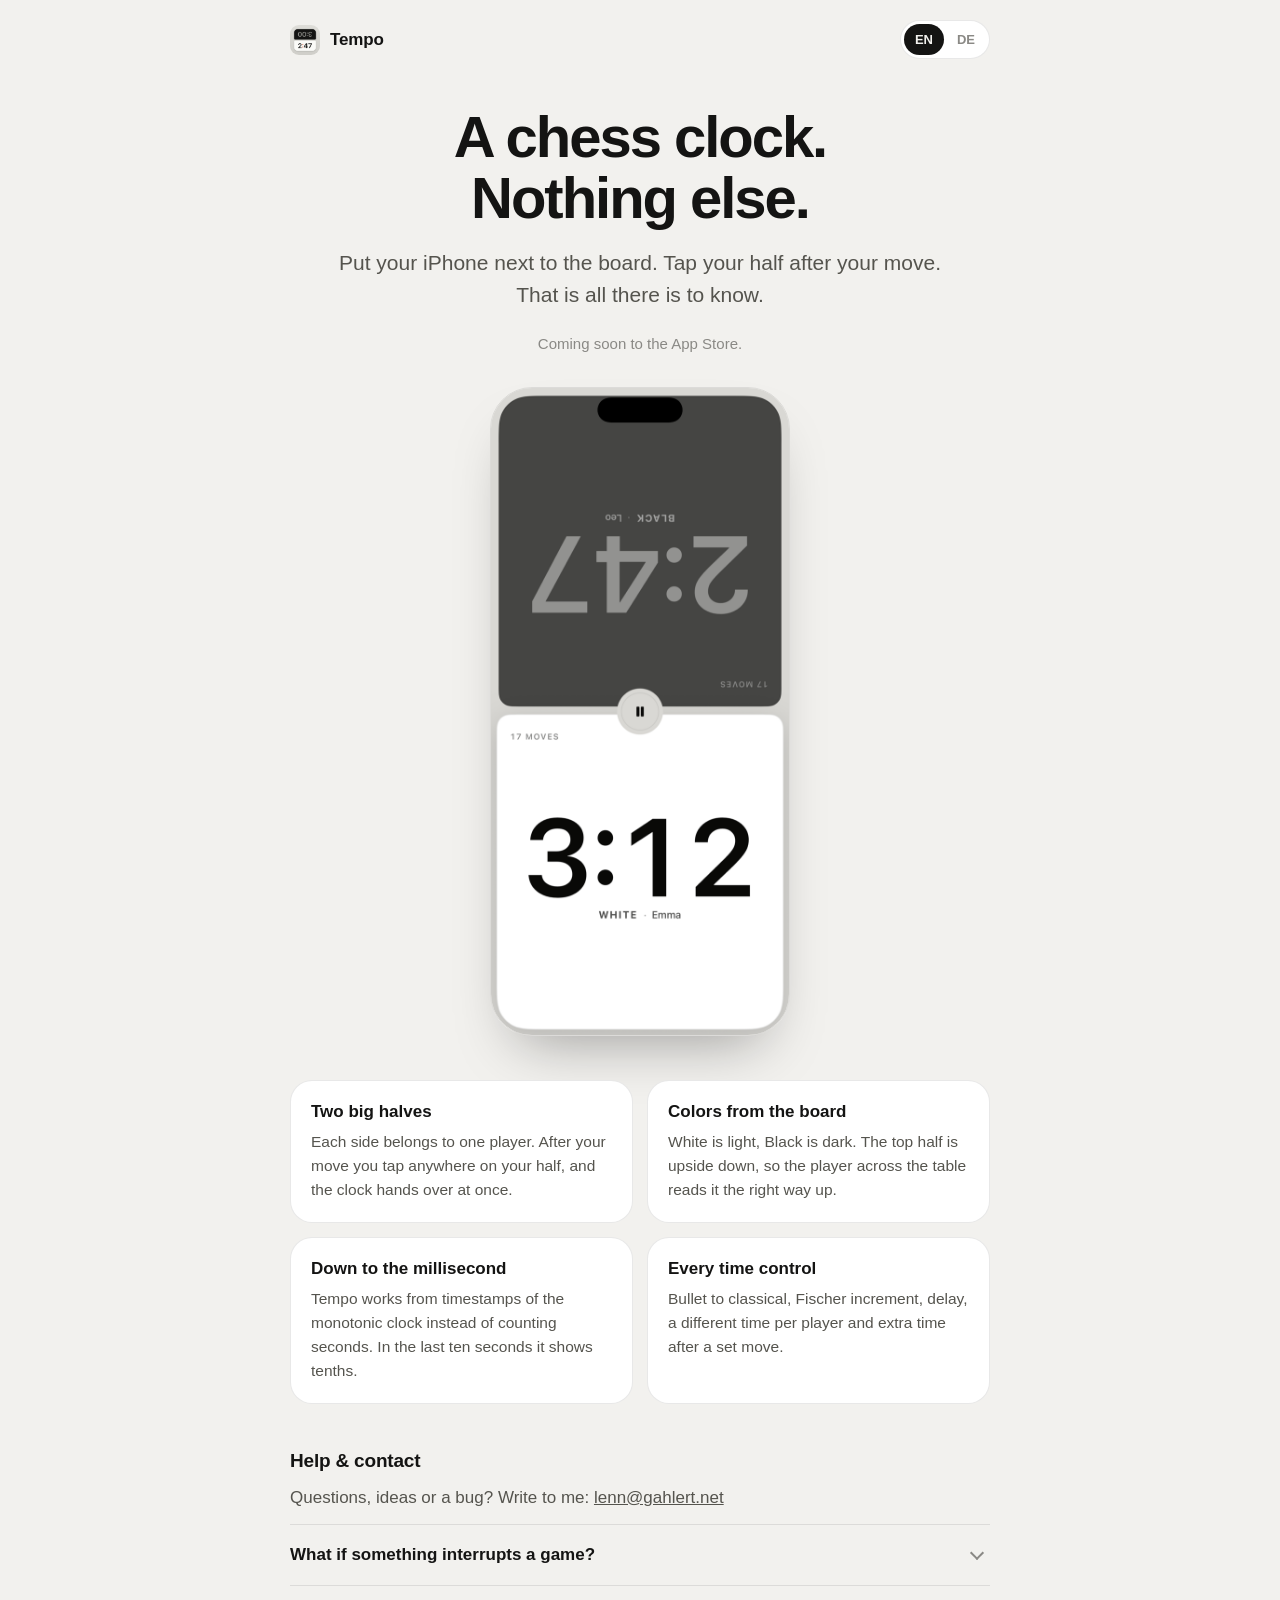
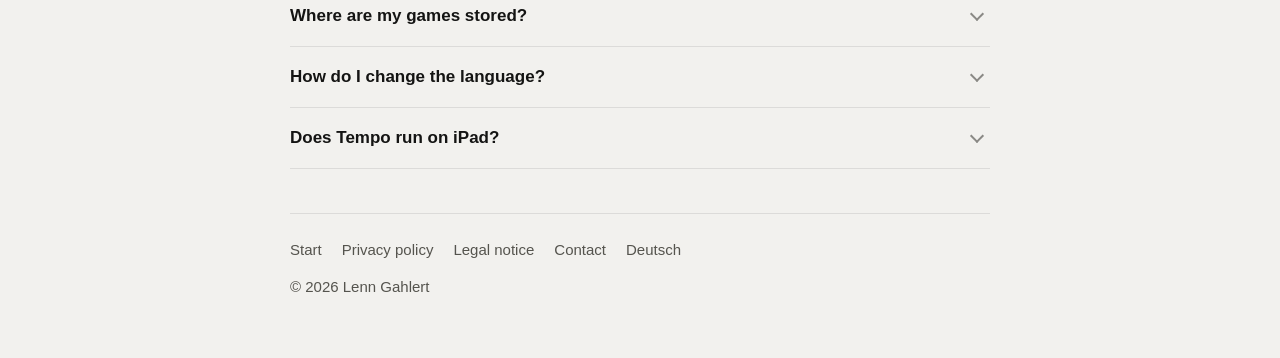
<file: index.html>
<!doctype html>
<html lang="en">
<head>
<meta charset="utf-8">
<meta name="viewport" content="width=device-width, initial-scale=1">
<title>Tempo</title>
<link rel="icon" href="icon.png">
<script>location.replace((navigator.language || "en").toLowerCase().startsWith("de") ? "de/" : "en/")</script>
<noscript><meta http-equiv="refresh" content="0; url=en/"></noscript>
</head>
<body><p><a href="de/">Deutsch</a> · <a href="en/">English</a></p></body>
</html>
</file>
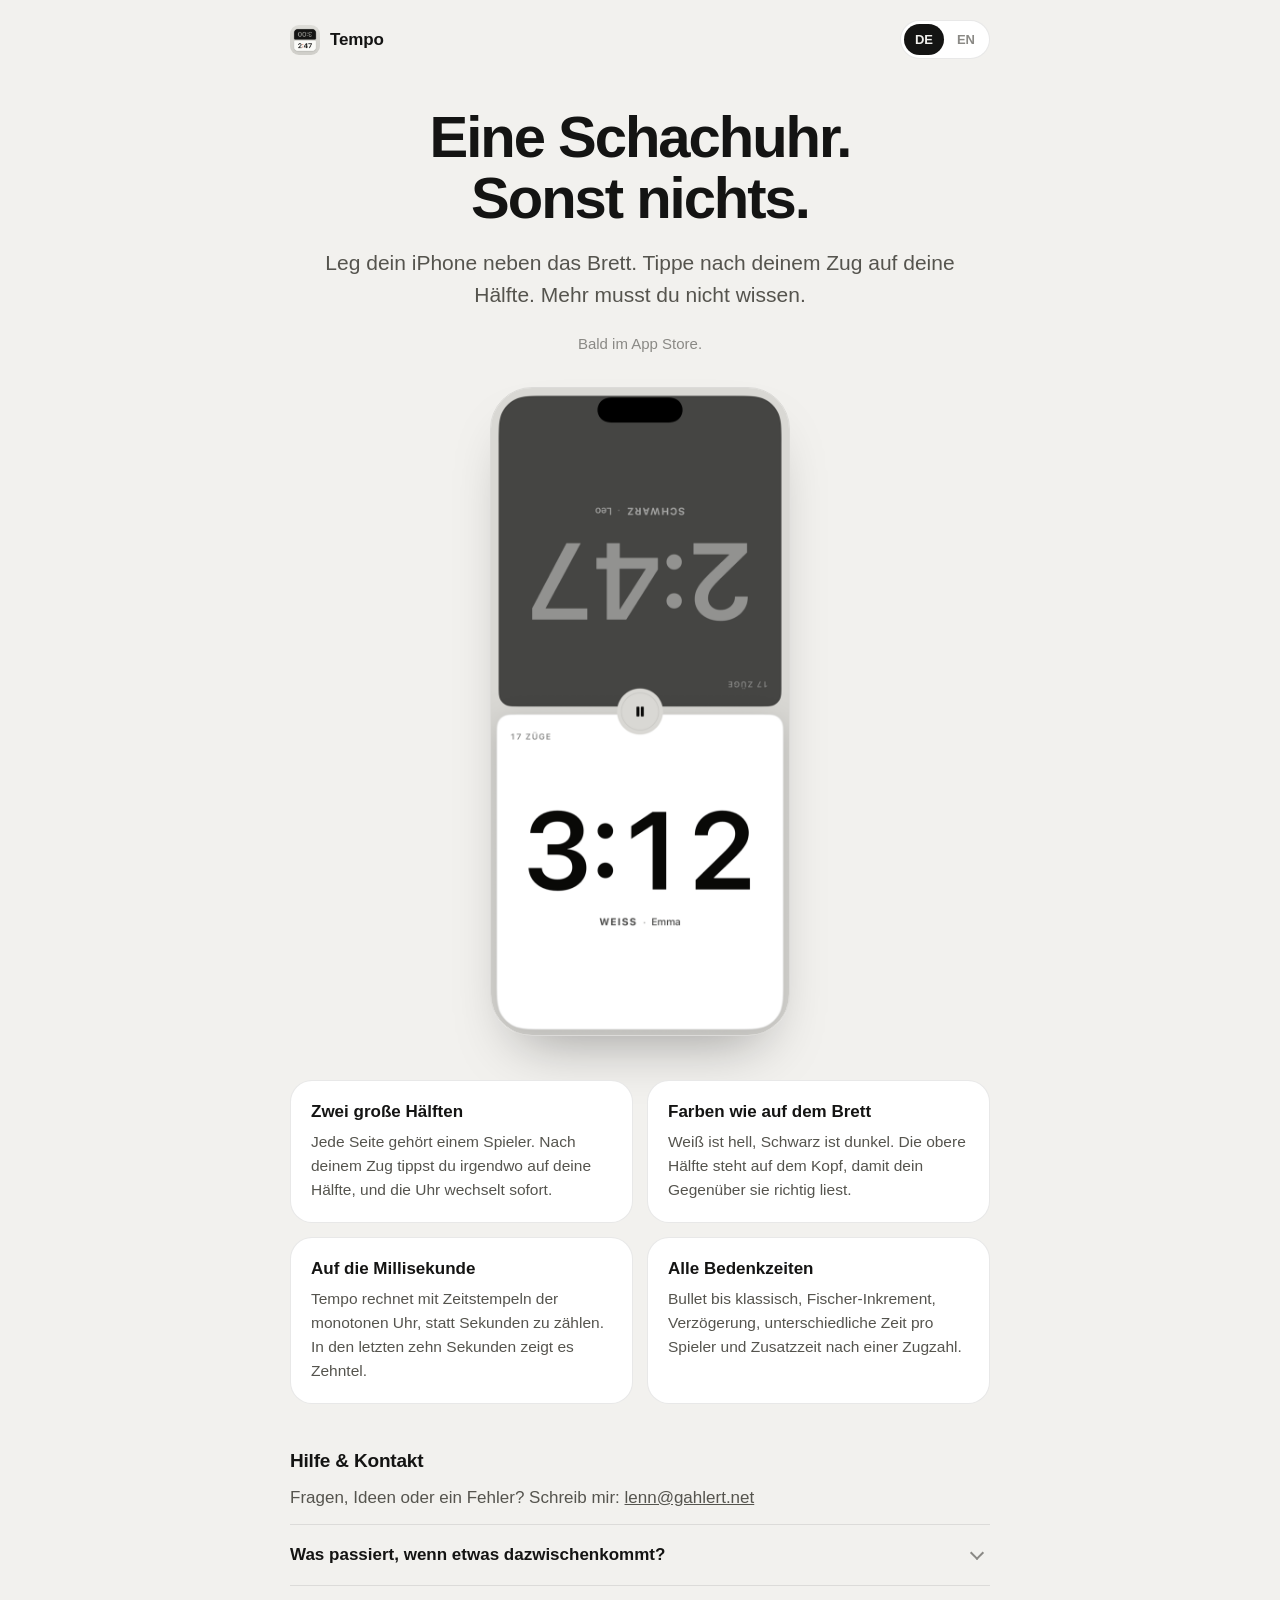
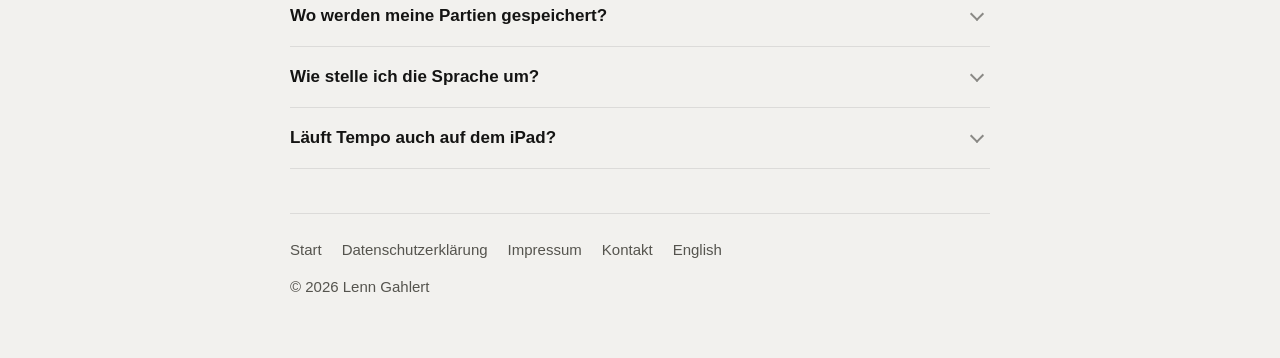
<file: de/index.html>
<!doctype html>
<html lang="de">
<head>
<meta charset="utf-8">
<meta name="viewport" content="width=device-width, initial-scale=1">
<title>Tempo — Schachuhr</title>
<meta name="description" content="Tempo ist eine Schachuhr für zwei Spieler an einem Brett: riesige Ziffern, ein Tipp pro Zug, ohne Werbung und ohne Tracking.">
<meta name="theme-color" content="#F2F1EE" media="(prefers-color-scheme: light)">
<meta name="theme-color" content="#0A0A09" media="(prefers-color-scheme: dark)">
<meta property="og:title" content="Tempo — Schachuhr">
<meta property="og:description" content="Tempo ist eine Schachuhr für zwei Spieler an einem Brett: riesige Ziffern, ein Tipp pro Zug, ohne Werbung und ohne Tracking.">
<meta property="og:image" content="../icon.png">
<meta property="og:type" content="website">
<link rel="alternate" hreflang="en" href="../en/index.html">
<link rel="icon" href="../icon.png">
<link rel="apple-touch-icon" href="../icon.png">
<link rel="stylesheet" href="../style.css">
</head>
<body>
<div class="wrap">
<header class="top">
<a class="brand" href="index.html"><img src="../icon.png" width="30" height="30" alt=""> Tempo</a>
<nav class="lang" aria-label="Sprache">
<a href="index.html" aria-current="page" hreflang="de">DE</a>
<a href="../en/index.html" hreflang="en">EN</a>
</nav>
</header>
<main>
<section class="hero">
<h1>Eine Schachuhr.<br>Sonst nichts.</h1>
<p class="lead">Leg dein iPhone neben das Brett. Tippe nach deinem Zug auf deine Hälfte. Mehr musst du nicht wissen.</p>
<p class="soon">Bald im App Store.</p>
<figure class="shot">
<picture>
<source media="(prefers-color-scheme: dark)" srcset="../media/clock-de-dark.png">
<img src="../media/clock-de.png" width="640" height="1390" alt="Tempo auf einem iPhone: zwei Hälften mit großen Ziffern, oben Schwarz, unten Weiß">
</picture>
</figure>
</section>

<section class="features">
<div class="card">
<h3>Zwei große Hälften</h3>
<p>Jede Seite gehört einem Spieler. Nach deinem Zug tippst du irgendwo auf deine Hälfte, und die Uhr wechselt sofort.</p>
</div>
<div class="card">
<h3>Farben wie auf dem Brett</h3>
<p>Weiß ist hell, Schwarz ist dunkel. Die obere Hälfte steht auf dem Kopf, damit dein Gegenüber sie richtig liest.</p>
</div>
<div class="card">
<h3>Auf die Millisekunde</h3>
<p>Tempo rechnet mit Zeitstempeln der monotonen Uhr, statt Sekunden zu zählen. In den letzten zehn Sekunden zeigt es Zehntel.</p>
</div>
<div class="card">
<h3>Alle Bedenkzeiten</h3>
<p>Bullet bis klassisch, Fischer-Inkrement, Verzögerung, unterschiedliche Zeit pro Spieler und Zusatzzeit nach einer Zugzahl.</p>
</div>
</section>

<section id="help">
<h2>Hilfe &amp; Kontakt</h2>
<p>Fragen, Ideen oder ein Fehler? Schreib mir:
<a href="mailto:lenn@gahlert.net">lenn@gahlert.net</a></p>
<details>
<summary>Was passiert, wenn etwas dazwischenkommt?</summary>
<p>Während einer Partie bleibt der Bildschirm an. Wird die App trotzdem unterbrochen – etwa durch einen Anruf –, rechnet Tempo mit der monotonen Uhr des Geräts weiter: Die laufende Zeit stimmt danach exakt. Und wird die App beendet, kannst du die Partie beim nächsten Start fortsetzen.</p>
</details>
<details>
<summary>Wo werden meine Partien gespeichert?</summary>
<p>Nur auf deinem Gerät. Tempo hat keine Konten und sendet nichts ins Internet.</p>
</details>
<details>
<summary>Wie stelle ich die Sprache um?</summary>
<p>Tempo folgt der Systemsprache. Du kannst sie für Tempo allein unter Einstellungen › Apps › Tempo › Sprache ändern.</p>
</details>
<details>
<summary>Läuft Tempo auch auf dem iPad?</summary>
<p>Ja, auf iPhone und iPad, hoch und quer, hell und dunkel. Im Querformat liegen die Hälften nebeneinander wie bei einer Turnieruhr.</p>
</details>
</section>
</main>
<footer>
<nav>
<a href="index.html">Start</a>
<a href="datenschutz.html">Datenschutzerklärung</a>
<a href="impressum.html">Impressum</a>
<a href="mailto:lenn@gahlert.net">Kontakt</a>
<a href="../en/index.html" hreflang="en">English</a>
</nav>
<p>© 2026 Lenn Gahlert</p>
</footer>
</div>
</body>
</html>
</file>
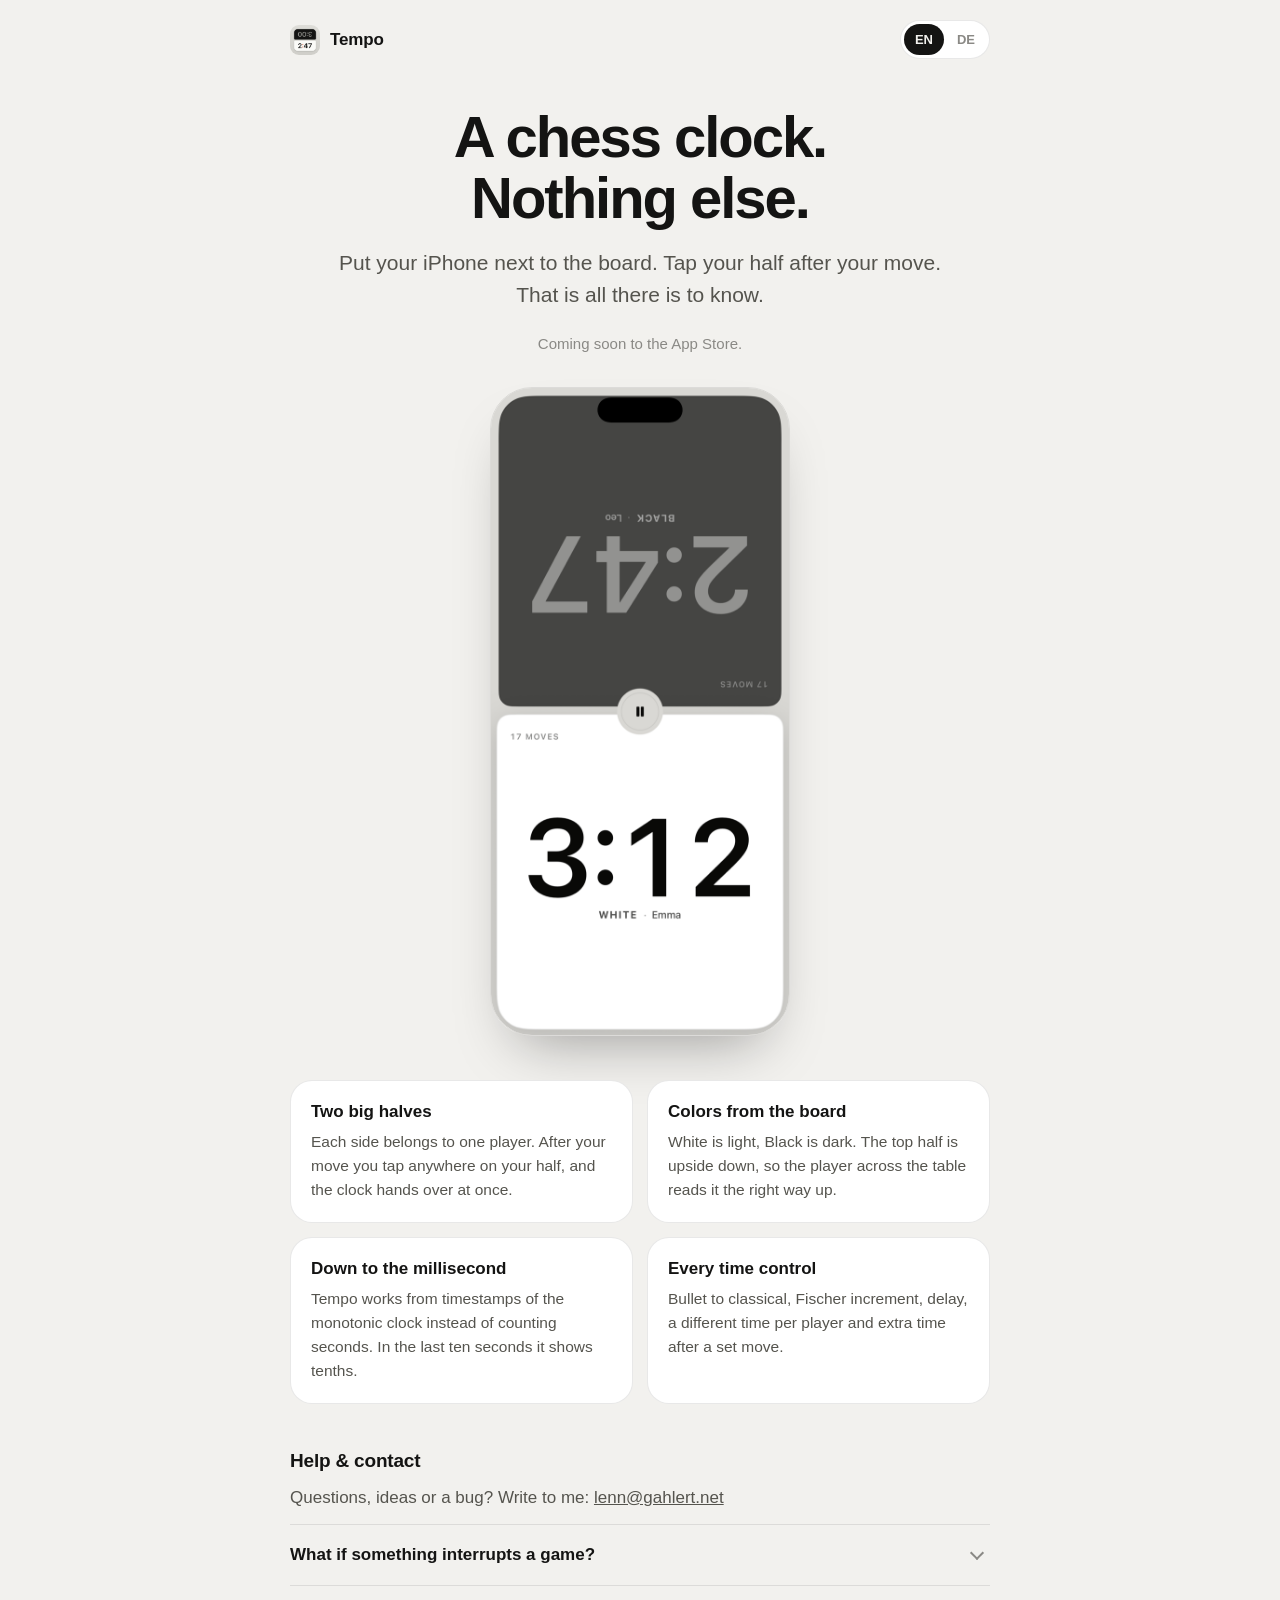
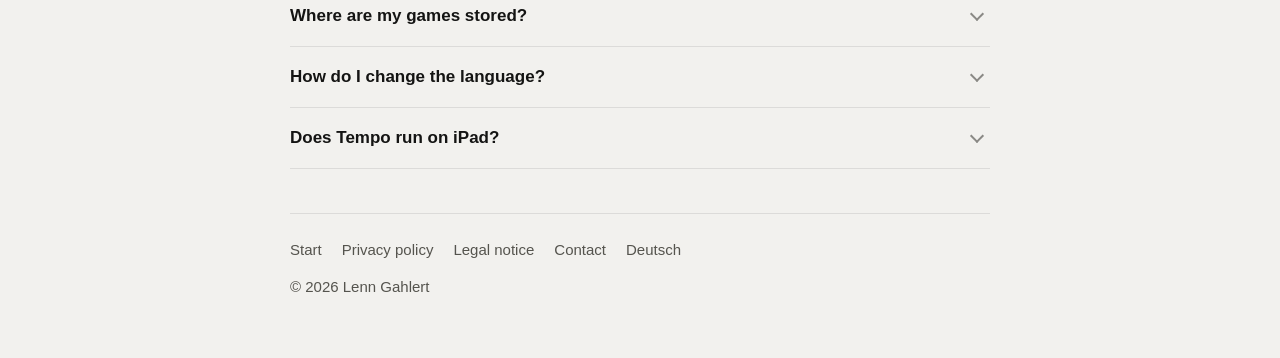
<file: en/index.html>
<!doctype html>
<html lang="en">
<head>
<meta charset="utf-8">
<meta name="viewport" content="width=device-width, initial-scale=1">
<title>Tempo — Chess Clock</title>
<meta name="description" content="Tempo is a chess clock for two players at one board: huge digits, one tap per move, no ads and no tracking.">
<meta name="theme-color" content="#F2F1EE" media="(prefers-color-scheme: light)">
<meta name="theme-color" content="#0A0A09" media="(prefers-color-scheme: dark)">
<meta property="og:title" content="Tempo — Chess Clock">
<meta property="og:description" content="Tempo is a chess clock for two players at one board: huge digits, one tap per move, no ads and no tracking.">
<meta property="og:image" content="../icon.png">
<meta property="og:type" content="website">
<link rel="alternate" hreflang="de" href="../de/index.html">
<link rel="icon" href="../icon.png">
<link rel="apple-touch-icon" href="../icon.png">
<link rel="stylesheet" href="../style.css">
</head>
<body>
<div class="wrap">
<header class="top">
<a class="brand" href="index.html"><img src="../icon.png" width="30" height="30" alt=""> Tempo</a>
<nav class="lang" aria-label="Language">
<a href="index.html" aria-current="page" hreflang="en">EN</a>
<a href="../de/index.html" hreflang="de">DE</a>
</nav>
</header>
<main>
<section class="hero">
<h1>A chess clock.<br>Nothing else.</h1>
<p class="lead">Put your iPhone next to the board. Tap your half after your move. That is all there is to know.</p>
<p class="soon">Coming soon to the App Store.</p>
<figure class="shot">
<picture>
<source media="(prefers-color-scheme: dark)" srcset="../media/clock-en-dark.png">
<img src="../media/clock-en.png" width="640" height="1390" alt="Tempo on an iPhone: two halves with big digits, Black at the top, White at the bottom">
</picture>
</figure>
</section>

<section class="features">
<div class="card">
<h3>Two big halves</h3>
<p>Each side belongs to one player. After your move you tap anywhere on your half, and the clock hands over at once.</p>
</div>
<div class="card">
<h3>Colors from the board</h3>
<p>White is light, Black is dark. The top half is upside down, so the player across the table reads it the right way up.</p>
</div>
<div class="card">
<h3>Down to the millisecond</h3>
<p>Tempo works from timestamps of the monotonic clock instead of counting seconds. In the last ten seconds it shows tenths.</p>
</div>
<div class="card">
<h3>Every time control</h3>
<p>Bullet to classical, Fischer increment, delay, a different time per player and extra time after a set move.</p>
</div>
</section>

<section id="help">
<h2>Help &amp; contact</h2>
<p>Questions, ideas or a bug? Write to me:
<a href="mailto:lenn@gahlert.net">lenn@gahlert.net</a></p>
<details>
<summary>What if something interrupts a game?</summary>
<p>During a game the screen stays on. If the app is interrupted anyway — say, by a call — Tempo keeps counting with the device's monotonic clock, so the running time is exact afterwards. And if the app is closed, you can resume the game the next time you open it.</p>
</details>
<details>
<summary>Where are my games stored?</summary>
<p>Only on your device. Tempo has no accounts and sends nothing to the internet.</p>
</details>
<details>
<summary>How do I change the language?</summary>
<p>Tempo follows your system language. To change it for Tempo alone, go to Settings › Apps › Tempo › Language.</p>
</details>
<details>
<summary>Does Tempo run on iPad?</summary>
<p>Yes, on iPhone and iPad, portrait and landscape, light and dark. In landscape the halves sit side by side, like a tournament clock.</p>
</details>
</section>
</main>
<footer>
<nav>
<a href="index.html">Start</a>
<a href="privacy.html">Privacy policy</a>
<a href="legal-notice.html">Legal notice</a>
<a href="mailto:lenn@gahlert.net">Contact</a>
<a href="../de/index.html" hreflang="de">Deutsch</a>
</nav>
<p>© 2026 Lenn Gahlert</p>
</footer>
</div>
</body>
</html>
</file>
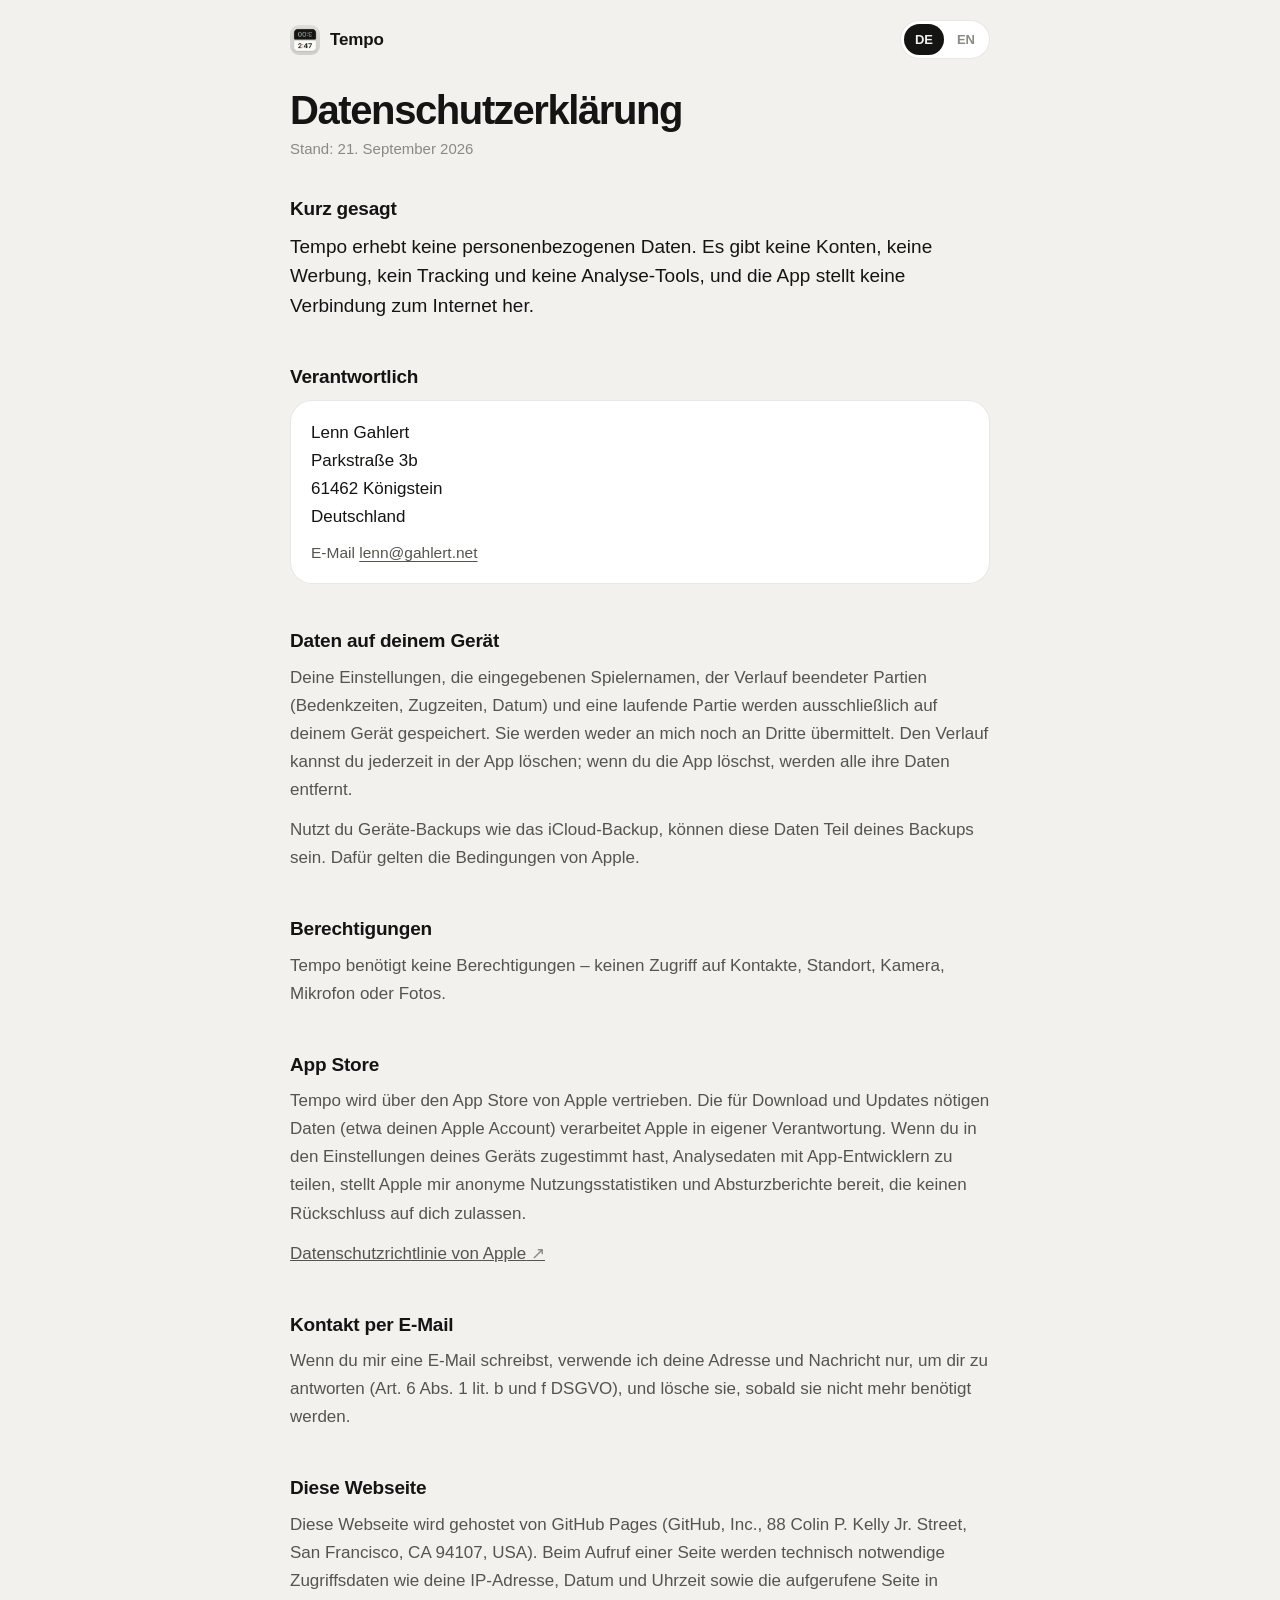
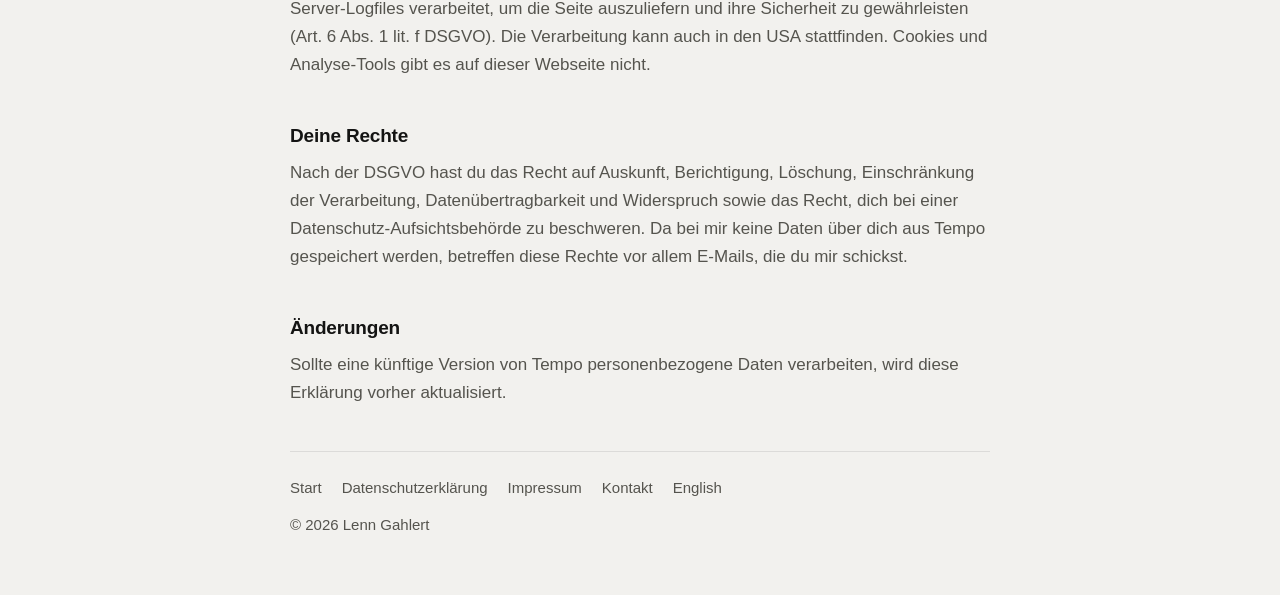
<file: de/datenschutz.html>
<!doctype html>
<html lang="de">
<head>
<meta charset="utf-8">
<meta name="viewport" content="width=device-width, initial-scale=1">
<title>Datenschutzerklärung · Tempo</title>
<meta name="description" content="Tempo erhebt keine personenbezogenen Daten.">
<meta name="theme-color" content="#F2F1EE" media="(prefers-color-scheme: light)">
<meta name="theme-color" content="#0A0A09" media="(prefers-color-scheme: dark)">
<meta property="og:title" content="Datenschutzerklärung · Tempo">
<meta property="og:description" content="Tempo erhebt keine personenbezogenen Daten.">
<meta property="og:image" content="../icon.png">
<meta property="og:type" content="website">
<link rel="alternate" hreflang="en" href="../en/privacy.html">
<link rel="icon" href="../icon.png">
<link rel="apple-touch-icon" href="../icon.png">
<link rel="stylesheet" href="../style.css">
</head>
<body>
<div class="wrap">
<header class="top">
<a class="brand" href="index.html"><img src="../icon.png" width="30" height="30" alt=""> Tempo</a>
<nav class="lang" aria-label="Sprache">
<a href="datenschutz.html" aria-current="page" hreflang="de">DE</a>
<a href="../en/privacy.html" hreflang="en">EN</a>
</nav>
</header>
<main class="doc">
<h1>Datenschutzerklärung</h1>
<p class="meta">Stand: 21. September 2026</p>
<section>
<h2>Kurz gesagt</h2>
<p class="lead-in">Tempo erhebt keine personenbezogenen Daten. Es gibt keine Konten, keine Werbung, kein Tracking und keine Analyse-Tools, und die App stellt keine Verbindung zum Internet her.</p>
</section>
<section>
<h2>Verantwortlich</h2>
<div class="card address">
<address>Lenn Gahlert<br>Parkstraße 3b<br>61462 Königstein<br>Deutschland</address>
<p class="contact">E-Mail <a href="mailto:lenn@gahlert.net">lenn@gahlert.net</a></p>
</div>
</section>
<section>
<h2>Daten auf deinem Gerät</h2>
<p>Deine Einstellungen, die eingegebenen Spielernamen, der Verlauf beendeter Partien (Bedenkzeiten, Zugzeiten, Datum) und eine laufende Partie werden ausschließlich auf deinem Gerät gespeichert. Sie werden weder an mich noch an Dritte übermittelt. Den Verlauf kannst du jederzeit in der App löschen; wenn du die App löschst, werden alle ihre Daten entfernt.</p>
<p>Nutzt du Geräte-Backups wie das iCloud-Backup, können diese Daten Teil deines Backups sein. Dafür gelten die Bedingungen von Apple.</p>
</section>
<section>
<h2>Berechtigungen</h2>
<p>Tempo benötigt keine Berechtigungen – keinen Zugriff auf Kontakte, Standort, Kamera, Mikrofon oder Fotos.</p>
</section>
<section>
<h2>App Store</h2>
<p>Tempo wird über den App Store von Apple vertrieben. Die für Download und Updates nötigen Daten (etwa deinen Apple Account) verarbeitet Apple in eigener Verantwortung. Wenn du in den Einstellungen deines Geräts zugestimmt hast, Analysedaten mit App-Entwicklern zu teilen, stellt Apple mir anonyme Nutzungsstatistiken und Absturzberichte bereit, die keinen Rückschluss auf dich zulassen.</p>
<p><a class="out" href="https://www.apple.com/de/legal/privacy/">Datenschutzrichtlinie von Apple</a></p>
</section>
<section>
<h2>Kontakt per E-Mail</h2>
<p>Wenn du mir eine E-Mail schreibst, verwende ich deine Adresse und Nachricht nur, um dir zu antworten (Art. 6 Abs. 1 lit. b und f DSGVO), und lösche sie, sobald sie nicht mehr benötigt werden.</p>
</section>
<section>
<h2>Diese Webseite</h2>
<p>Diese Webseite wird gehostet von GitHub Pages (GitHub, Inc., 88 Colin P. Kelly Jr. Street, San Francisco, CA 94107, USA). Beim Aufruf einer Seite werden technisch notwendige Zugriffsdaten wie deine IP-Adresse, Datum und Uhrzeit sowie die aufgerufene Seite in Server-Logfiles verarbeitet, um die Seite auszuliefern und ihre Sicherheit zu gewährleisten (Art. 6 Abs. 1 lit. f DSGVO). Die Verarbeitung kann auch in den USA stattfinden. Cookies und Analyse-Tools gibt es auf dieser Webseite nicht.</p>
</section>
<section>
<h2>Deine Rechte</h2>
<p>Nach der DSGVO hast du das Recht auf Auskunft, Berichtigung, Löschung, Einschränkung der Verarbeitung, Datenübertragbarkeit und Widerspruch sowie das Recht, dich bei einer Datenschutz-Aufsichtsbehörde zu beschweren. Da bei mir keine Daten über dich aus Tempo gespeichert werden, betreffen diese Rechte vor allem E-Mails, die du mir schickst.</p>
</section>
<section>
<h2>Änderungen</h2>
<p>Sollte eine künftige Version von Tempo personenbezogene Daten verarbeiten, wird diese Erklärung vorher aktualisiert.</p>
</section>
</main>
<footer>
<nav>
<a href="index.html">Start</a>
<a href="datenschutz.html">Datenschutzerklärung</a>
<a href="impressum.html">Impressum</a>
<a href="mailto:lenn@gahlert.net">Kontakt</a>
<a href="../en/privacy.html" hreflang="en">English</a>
</nav>
<p>© 2026 Lenn Gahlert</p>
</footer>
</div>
</body>
</html>
</file>
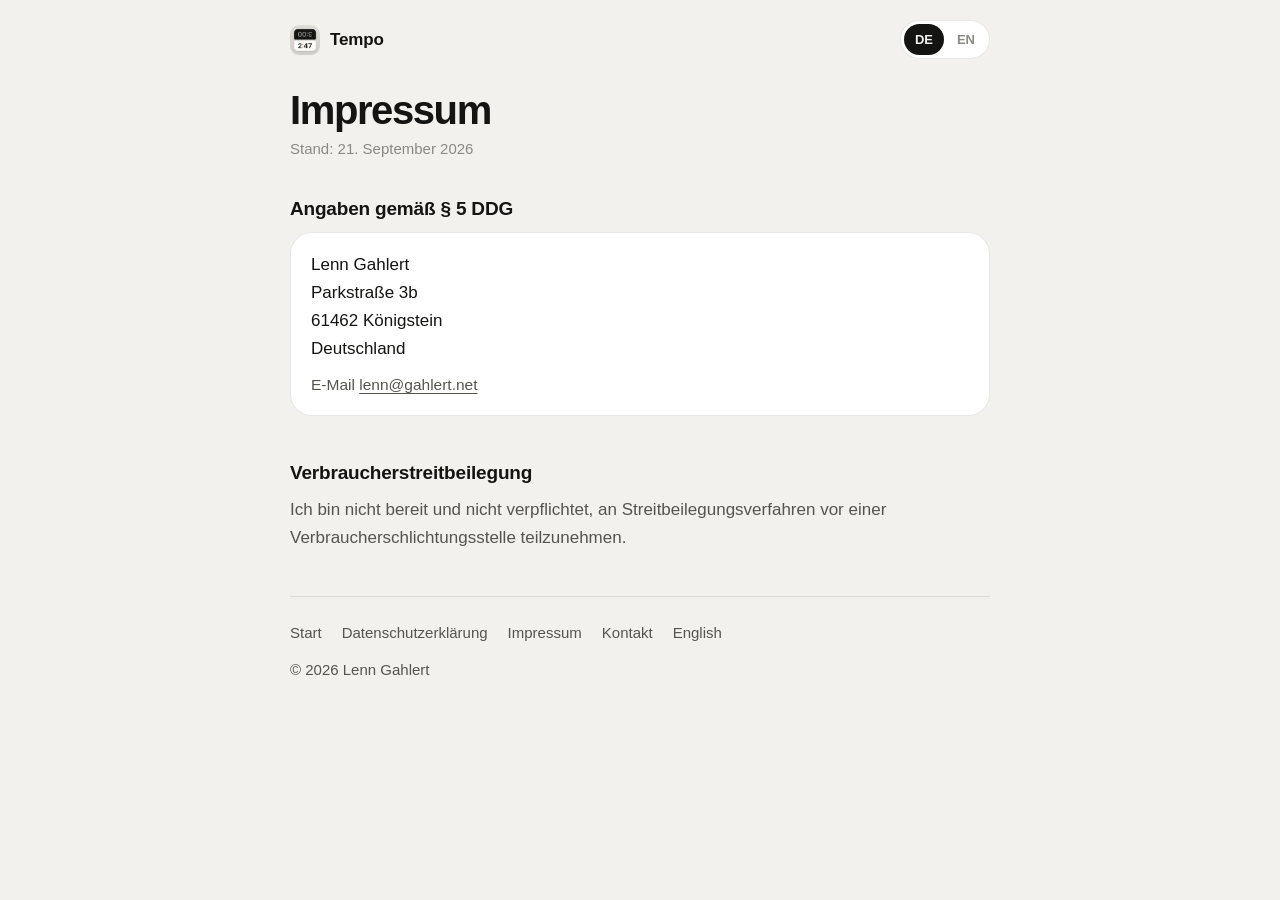
<file: de/impressum.html>
<!doctype html>
<html lang="de">
<head>
<meta charset="utf-8">
<meta name="viewport" content="width=device-width, initial-scale=1">
<title>Impressum · Tempo</title>
<meta name="description" content="Anbieterkennzeichnung für die App Tempo.">
<meta name="theme-color" content="#F2F1EE" media="(prefers-color-scheme: light)">
<meta name="theme-color" content="#0A0A09" media="(prefers-color-scheme: dark)">
<meta property="og:title" content="Impressum · Tempo">
<meta property="og:description" content="Anbieterkennzeichnung für die App Tempo.">
<meta property="og:image" content="../icon.png">
<meta property="og:type" content="website">
<link rel="alternate" hreflang="en" href="../en/legal-notice.html">
<link rel="icon" href="../icon.png">
<link rel="apple-touch-icon" href="../icon.png">
<link rel="stylesheet" href="../style.css">
</head>
<body>
<div class="wrap">
<header class="top">
<a class="brand" href="index.html"><img src="../icon.png" width="30" height="30" alt=""> Tempo</a>
<nav class="lang" aria-label="Sprache">
<a href="impressum.html" aria-current="page" hreflang="de">DE</a>
<a href="../en/legal-notice.html" hreflang="en">EN</a>
</nav>
</header>
<main class="doc">
<h1>Impressum</h1>
<p class="meta">Stand: 21. September 2026</p>
<section>
<h2>Angaben gemäß § 5 DDG</h2>
<div class="card address">
<address>Lenn Gahlert<br>Parkstraße 3b<br>61462 Königstein<br>Deutschland</address>
<p class="contact">E-Mail <a href="mailto:lenn@gahlert.net">lenn@gahlert.net</a></p>
</div>
</section>
<section>
<h2>Verbraucherstreitbeilegung</h2>
<p>Ich bin nicht bereit und nicht verpflichtet, an Streitbeilegungsverfahren vor einer Verbraucherschlichtungsstelle teilzunehmen.</p>
</section>
</main>
<footer>
<nav>
<a href="index.html">Start</a>
<a href="datenschutz.html">Datenschutzerklärung</a>
<a href="impressum.html">Impressum</a>
<a href="mailto:lenn@gahlert.net">Kontakt</a>
<a href="../en/legal-notice.html" hreflang="en">English</a>
</nav>
<p>© 2026 Lenn Gahlert</p>
</footer>
</div>
</body>
</html>
</file>
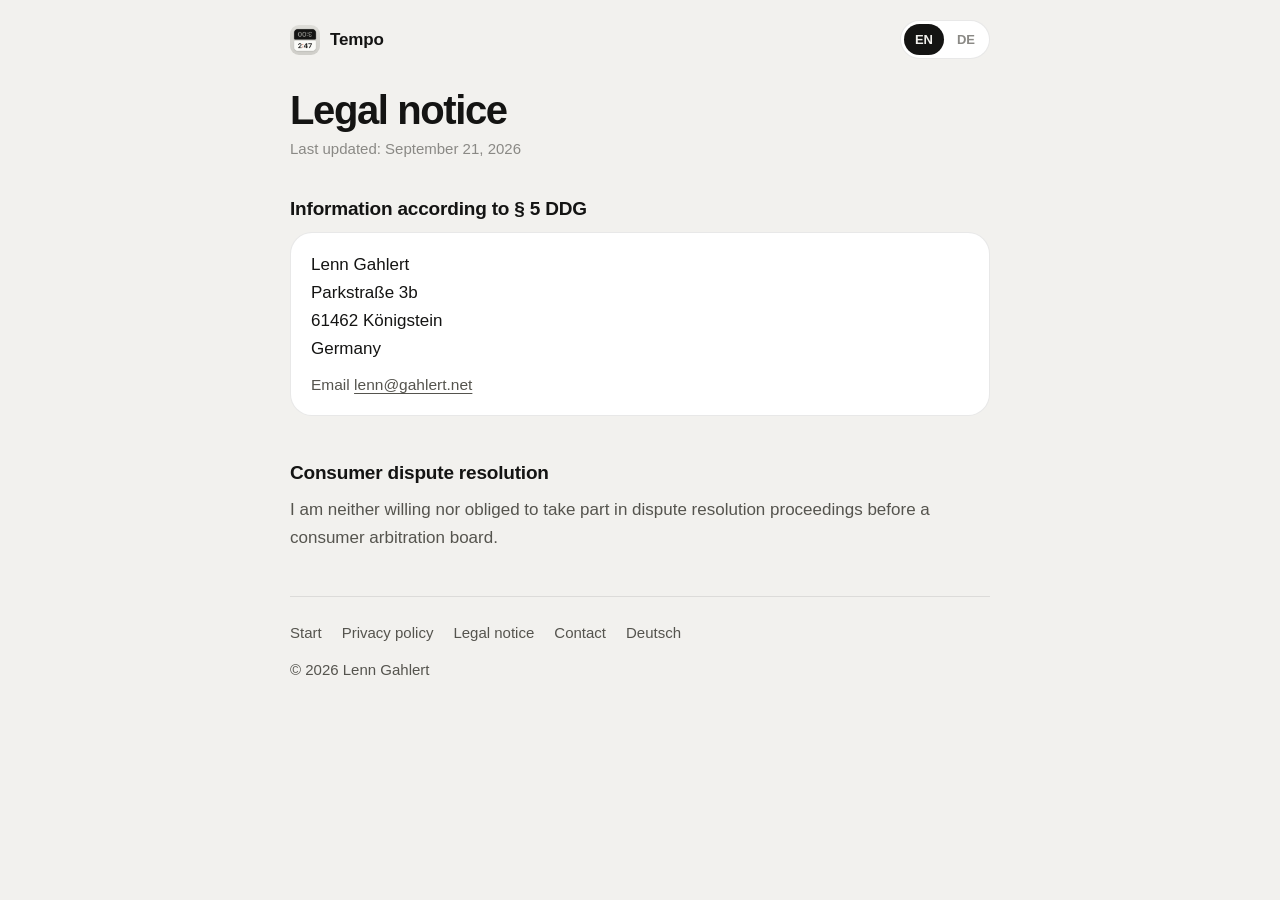
<file: en/legal-notice.html>
<!doctype html>
<html lang="en">
<head>
<meta charset="utf-8">
<meta name="viewport" content="width=device-width, initial-scale=1">
<title>Legal notice · Tempo</title>
<meta name="description" content="Provider information for the Tempo app.">
<meta name="theme-color" content="#F2F1EE" media="(prefers-color-scheme: light)">
<meta name="theme-color" content="#0A0A09" media="(prefers-color-scheme: dark)">
<meta property="og:title" content="Legal notice · Tempo">
<meta property="og:description" content="Provider information for the Tempo app.">
<meta property="og:image" content="../icon.png">
<meta property="og:type" content="website">
<link rel="alternate" hreflang="de" href="../de/impressum.html">
<link rel="icon" href="../icon.png">
<link rel="apple-touch-icon" href="../icon.png">
<link rel="stylesheet" href="../style.css">
</head>
<body>
<div class="wrap">
<header class="top">
<a class="brand" href="index.html"><img src="../icon.png" width="30" height="30" alt=""> Tempo</a>
<nav class="lang" aria-label="Language">
<a href="legal-notice.html" aria-current="page" hreflang="en">EN</a>
<a href="../de/impressum.html" hreflang="de">DE</a>
</nav>
</header>
<main class="doc">
<h1>Legal notice</h1>
<p class="meta">Last updated: September 21, 2026</p>
<section>
<h2>Information according to § 5 DDG</h2>
<div class="card address">
<address>Lenn Gahlert<br>Parkstraße 3b<br>61462 Königstein<br>Germany</address>
<p class="contact">Email <a href="mailto:lenn@gahlert.net">lenn@gahlert.net</a></p>
</div>
</section>
<section>
<h2>Consumer dispute resolution</h2>
<p>I am neither willing nor obliged to take part in dispute resolution proceedings before a consumer arbitration board.</p>
</section>
</main>
<footer>
<nav>
<a href="index.html">Start</a>
<a href="privacy.html">Privacy policy</a>
<a href="legal-notice.html">Legal notice</a>
<a href="mailto:lenn@gahlert.net">Contact</a>
<a href="../de/impressum.html" hreflang="de">Deutsch</a>
</nav>
<p>© 2026 Lenn Gahlert</p>
</footer>
</div>
</body>
</html>
</file>
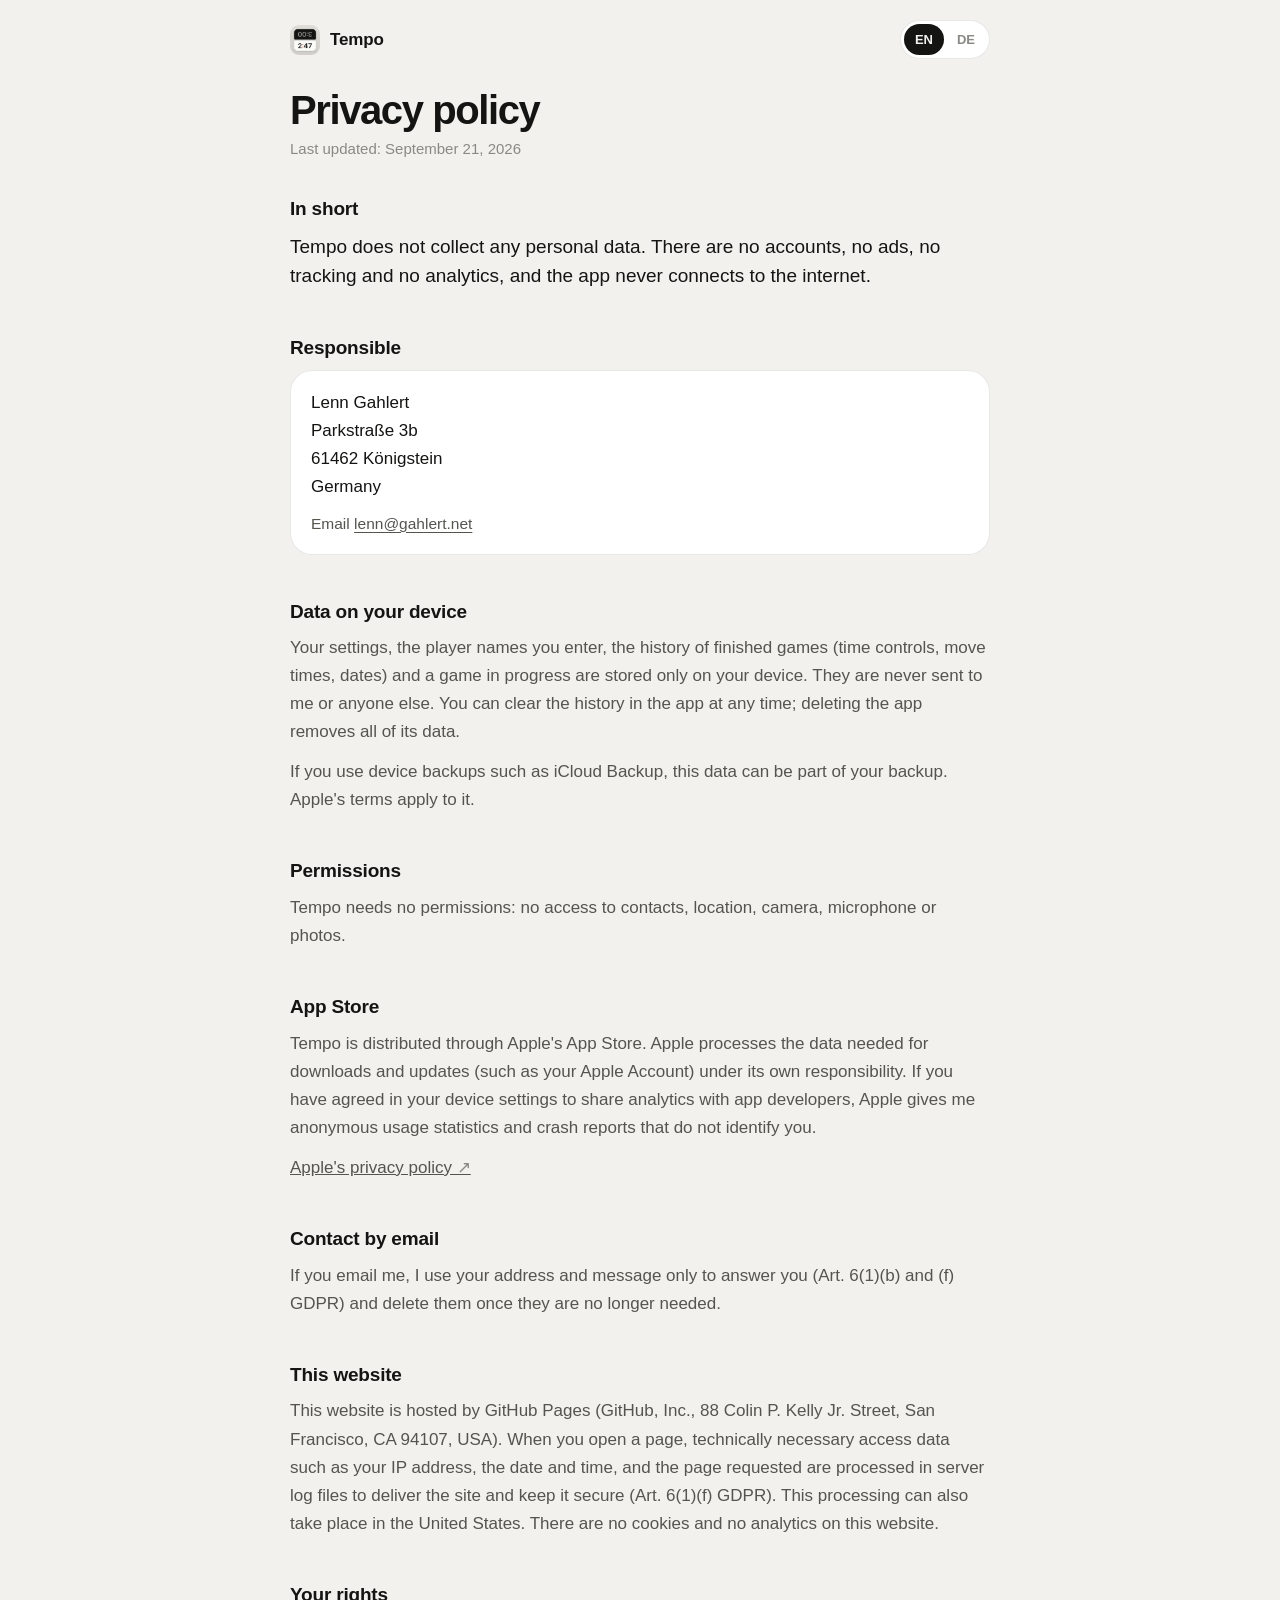
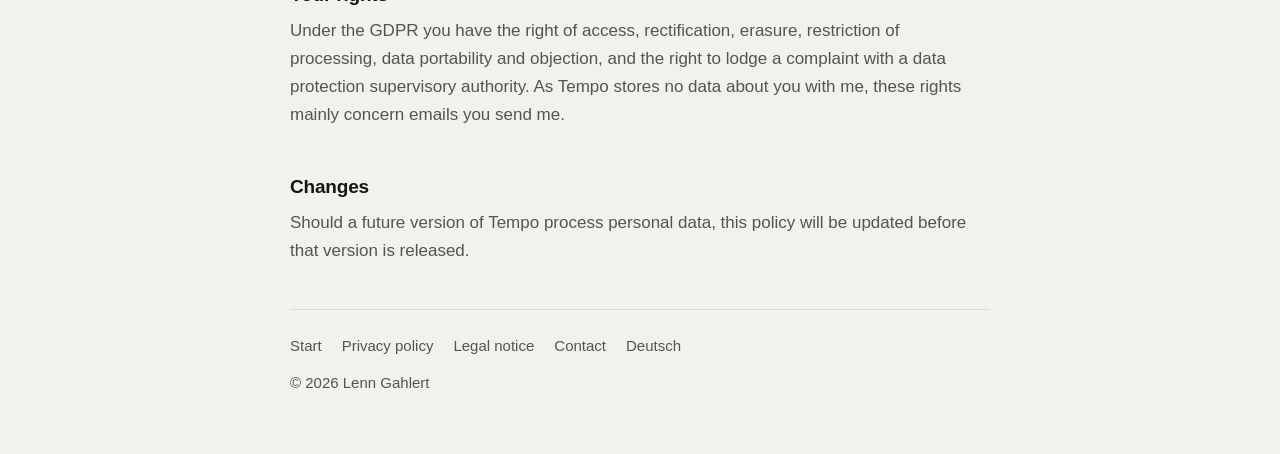
<file: en/privacy.html>
<!doctype html>
<html lang="en">
<head>
<meta charset="utf-8">
<meta name="viewport" content="width=device-width, initial-scale=1">
<title>Privacy policy · Tempo</title>
<meta name="description" content="Tempo does not collect any personal data.">
<meta name="theme-color" content="#F2F1EE" media="(prefers-color-scheme: light)">
<meta name="theme-color" content="#0A0A09" media="(prefers-color-scheme: dark)">
<meta property="og:title" content="Privacy policy · Tempo">
<meta property="og:description" content="Tempo does not collect any personal data.">
<meta property="og:image" content="../icon.png">
<meta property="og:type" content="website">
<link rel="alternate" hreflang="de" href="../de/datenschutz.html">
<link rel="icon" href="../icon.png">
<link rel="apple-touch-icon" href="../icon.png">
<link rel="stylesheet" href="../style.css">
</head>
<body>
<div class="wrap">
<header class="top">
<a class="brand" href="index.html"><img src="../icon.png" width="30" height="30" alt=""> Tempo</a>
<nav class="lang" aria-label="Language">
<a href="privacy.html" aria-current="page" hreflang="en">EN</a>
<a href="../de/datenschutz.html" hreflang="de">DE</a>
</nav>
</header>
<main class="doc">
<h1>Privacy policy</h1>
<p class="meta">Last updated: September 21, 2026</p>
<section>
<h2>In short</h2>
<p class="lead-in">Tempo does not collect any personal data. There are no accounts, no ads, no tracking and no analytics, and the app never connects to the internet.</p>
</section>
<section>
<h2>Responsible</h2>
<div class="card address">
<address>Lenn Gahlert<br>Parkstraße 3b<br>61462 Königstein<br>Germany</address>
<p class="contact">Email <a href="mailto:lenn@gahlert.net">lenn@gahlert.net</a></p>
</div>
</section>
<section>
<h2>Data on your device</h2>
<p>Your settings, the player names you enter, the history of finished games (time controls, move times, dates) and a game in progress are stored only on your device. They are never sent to me or anyone else. You can clear the history in the app at any time; deleting the app removes all of its data.</p>
<p>If you use device backups such as iCloud Backup, this data can be part of your backup. Apple's terms apply to it.</p>
</section>
<section>
<h2>Permissions</h2>
<p>Tempo needs no permissions: no access to contacts, location, camera, microphone or photos.</p>
</section>
<section>
<h2>App Store</h2>
<p>Tempo is distributed through Apple's App Store. Apple processes the data needed for downloads and updates (such as your Apple Account) under its own responsibility. If you have agreed in your device settings to share analytics with app developers, Apple gives me anonymous usage statistics and crash reports that do not identify you.</p>
<p><a class="out" href="https://www.apple.com/legal/privacy/">Apple's privacy policy</a></p>
</section>
<section>
<h2>Contact by email</h2>
<p>If you email me, I use your address and message only to answer you (Art. 6(1)(b) and (f) GDPR) and delete them once they are no longer needed.</p>
</section>
<section>
<h2>This website</h2>
<p>This website is hosted by GitHub Pages (GitHub, Inc., 88 Colin P. Kelly Jr. Street, San Francisco, CA 94107, USA). When you open a page, technically necessary access data such as your IP address, the date and time, and the page requested are processed in server log files to deliver the site and keep it secure (Art. 6(1)(f) GDPR). This processing can also take place in the United States. There are no cookies and no analytics on this website.</p>
</section>
<section>
<h2>Your rights</h2>
<p>Under the GDPR you have the right of access, rectification, erasure, restriction of processing, data portability and objection, and the right to lodge a complaint with a data protection supervisory authority. As Tempo stores no data about you with me, these rights mainly concern emails you send me.</p>
</section>
<section>
<h2>Changes</h2>
<p>Should a future version of Tempo process personal data, this policy will be updated before that version is released.</p>
</section>
</main>
<footer>
<nav>
<a href="index.html">Start</a>
<a href="privacy.html">Privacy policy</a>
<a href="legal-notice.html">Legal notice</a>
<a href="mailto:lenn@gahlert.net">Contact</a>
<a href="../de/datenschutz.html" hreflang="de">Deutsch</a>
</nav>
<p>© 2026 Lenn Gahlert</p>
</footer>
</div>
</body>
</html>
</file>
<file: style.css>
:root {
  color-scheme: light dark;
  --canvas: #F2F1EE;
  --surface: #FFFFFF;
  --ink: #141413;
  --secondary: #55544E;
  --tertiary: #8A8985;
  --hairline: rgba(0, 0, 0, .09);
  --accent: #DD3F18;
  --shadow: 0 30px 60px -28px rgba(0, 0, 0, .38);
  --radius: 22px;
}
@media (prefers-color-scheme: dark) {
  :root {
    --canvas: #0A0A09;
    --surface: #161615;
    --ink: #F4F3EF;
    --secondary: #ADACA6;
    --tertiary: #7C7B76;
    --hairline: rgba(255, 255, 255, .13);
    --accent: #FF5A33;
    --shadow: 0 30px 60px -28px rgba(0, 0, 0, .85);
  }
}
* { box-sizing: border-box; }
html { -webkit-text-size-adjust: 100%; scroll-behavior: smooth; }
body {
  margin: 0;
  background: var(--canvas);
  color: var(--ink);
  font: 400 17px/1.65 -apple-system, BlinkMacSystemFont, "SF Pro Text", "Helvetica Neue", Arial, sans-serif;
  -webkit-font-smoothing: antialiased;
  text-rendering: optimizeLegibility;
}
::selection { background: var(--accent); color: #fff; }
a { color: inherit; }
:focus-visible { outline: 2px solid var(--accent); outline-offset: 3px; border-radius: 6px; }
.wrap { width: min(100% - 40px, 700px); margin-inline: auto; }

.top { display: flex; align-items: center; justify-content: space-between; gap: 16px; padding: 20px 0 4px; }
.brand { display: inline-flex; align-items: center; gap: 10px; text-decoration: none; font-weight: 600; font-size: 17px; letter-spacing: -.01em; }
.brand img { width: 30px; height: 30px; border-radius: 9px; }
.lang { display: inline-flex; gap: 2px; padding: 3px; background: var(--surface); border: 1px solid var(--hairline); border-radius: 999px; font-size: 13px; font-weight: 600; }
.lang a { padding: 5px 11px; border-radius: 999px; text-decoration: none; color: var(--tertiary); }
.lang a[aria-current] { background: var(--ink); color: var(--canvas); }

h1 { font-size: clamp(38px, 8.5vw, 58px); line-height: 1.05; letter-spacing: -.035em; font-weight: 700; margin: 0 0 18px; }
h2 { font-size: 19px; line-height: 1.35; letter-spacing: -.01em; margin: 0 0 10px; }
h3 { font-size: 17px; line-height: 1.35; margin: 0 0 6px; }
p { margin: 0 0 12px; color: var(--secondary); }
section { margin: 0 0 44px; }

.hero { text-align: center; padding: 44px 0 0; }
.hero .lead { font-size: clamp(18px, 2.4vw, 21px); line-height: 1.5; max-width: 30em; margin: 0 auto 22px; }
.soon { color: var(--tertiary); font-size: 15px; }
.actions { margin: 0 0 4px; }
.button { display: inline-flex; align-items: center; gap: 8px; padding: 14px 24px; border-radius: 16px; background: var(--ink); color: var(--canvas); text-decoration: none; font-weight: 600; }
.shot { margin: 30px 0 0; }
.shot img { display: block; width: min(300px, 76%); height: auto; margin-inline: auto; border-radius: 42px; border: 1px solid var(--hairline); box-shadow: var(--shadow); }

.features { display: grid; gap: 14px; grid-template-columns: repeat(auto-fit, minmax(240px, 1fr)); }
.card { background: var(--surface); border: 1px solid var(--hairline); border-radius: var(--radius); padding: 20px; }
.card p { margin: 0; font-size: 15.5px; line-height: 1.55; }
.card.address { padding: 18px 20px; }
.card.address p:last-child { margin-bottom: 0; }

address { font-style: normal; color: var(--ink); margin-bottom: 10px; }
.contact a { text-decoration-thickness: 1px; text-underline-offset: 3px; overflow-wrap: anywhere; }
.out::after { content: " ↗"; color: var(--tertiary); }
.lead-in { font-size: 19px; line-height: 1.55; color: var(--ink); }

details { border-top: 1px solid var(--hairline); }
details:last-of-type { border-bottom: 1px solid var(--hairline); }
summary { position: relative; padding: 16px 30px 16px 0; font-weight: 600; cursor: pointer; list-style: none; }
summary::-webkit-details-marker { display: none; }
summary::after {
  content: ""; position: absolute; right: 8px; top: 50%; width: 8px; height: 8px;
  border-right: 2px solid var(--tertiary); border-bottom: 2px solid var(--tertiary);
  transform: translateY(-70%) rotate(45deg); transition: transform .2s ease;
}
details[open] summary::after { transform: translateY(-30%) rotate(225deg); }
details p { margin: 0; padding: 0 0 16px; }

.doc { padding-top: 26px; }
.doc h1 { font-size: clamp(30px, 5.5vw, 40px); margin-bottom: 6px; hyphens: auto; -webkit-hyphens: auto; }
.doc .meta { color: var(--tertiary); font-size: 15px; margin: 0 0 34px; }

footer { border-top: 1px solid var(--hairline); margin-top: 8px; padding: 22px 0 46px; font-size: 15px; color: var(--tertiary); }
footer nav { display: flex; flex-wrap: wrap; gap: 6px 20px; margin-bottom: 10px; }
footer a { color: var(--secondary); text-decoration: none; padding: 2px 0; }
footer a:hover { color: var(--ink); text-decoration: underline; text-underline-offset: 3px; }

@media (prefers-reduced-motion: reduce) {
  html { scroll-behavior: auto; }
  * { transition: none !important; }
}
</file>
